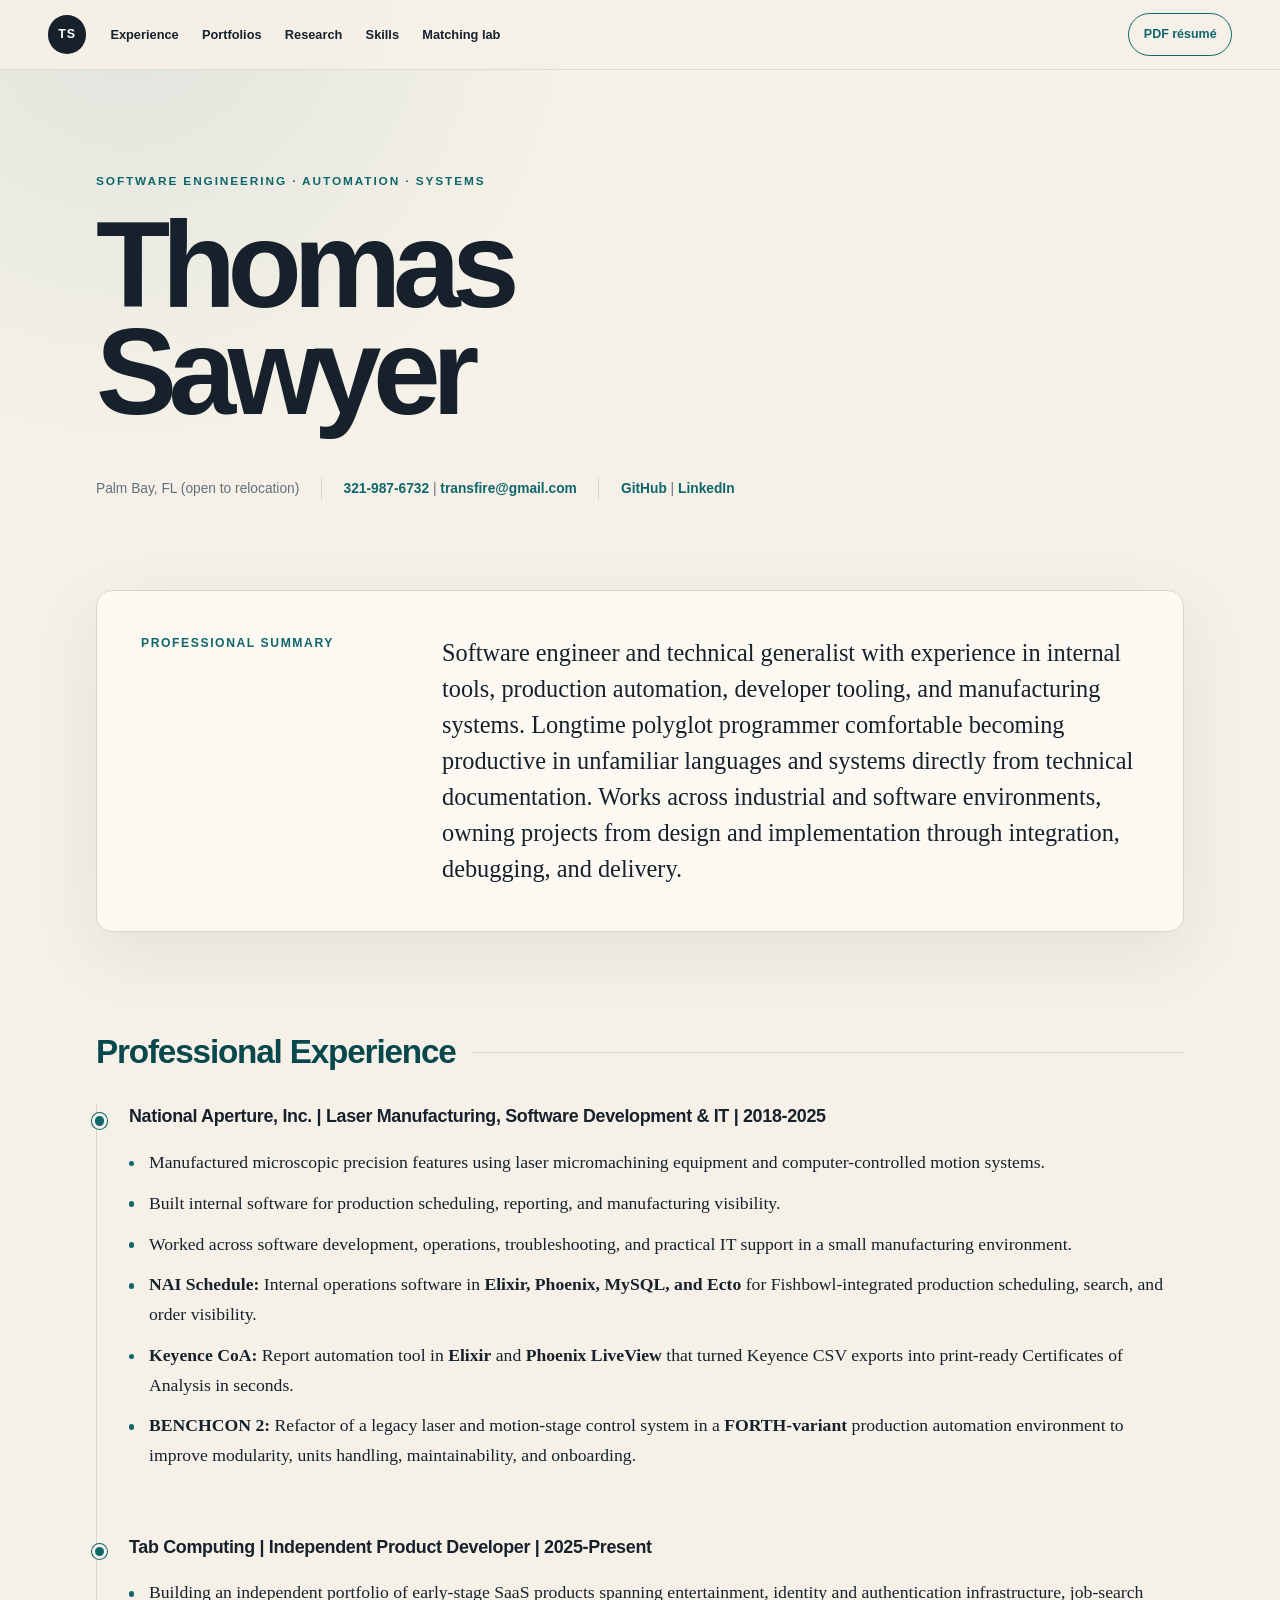
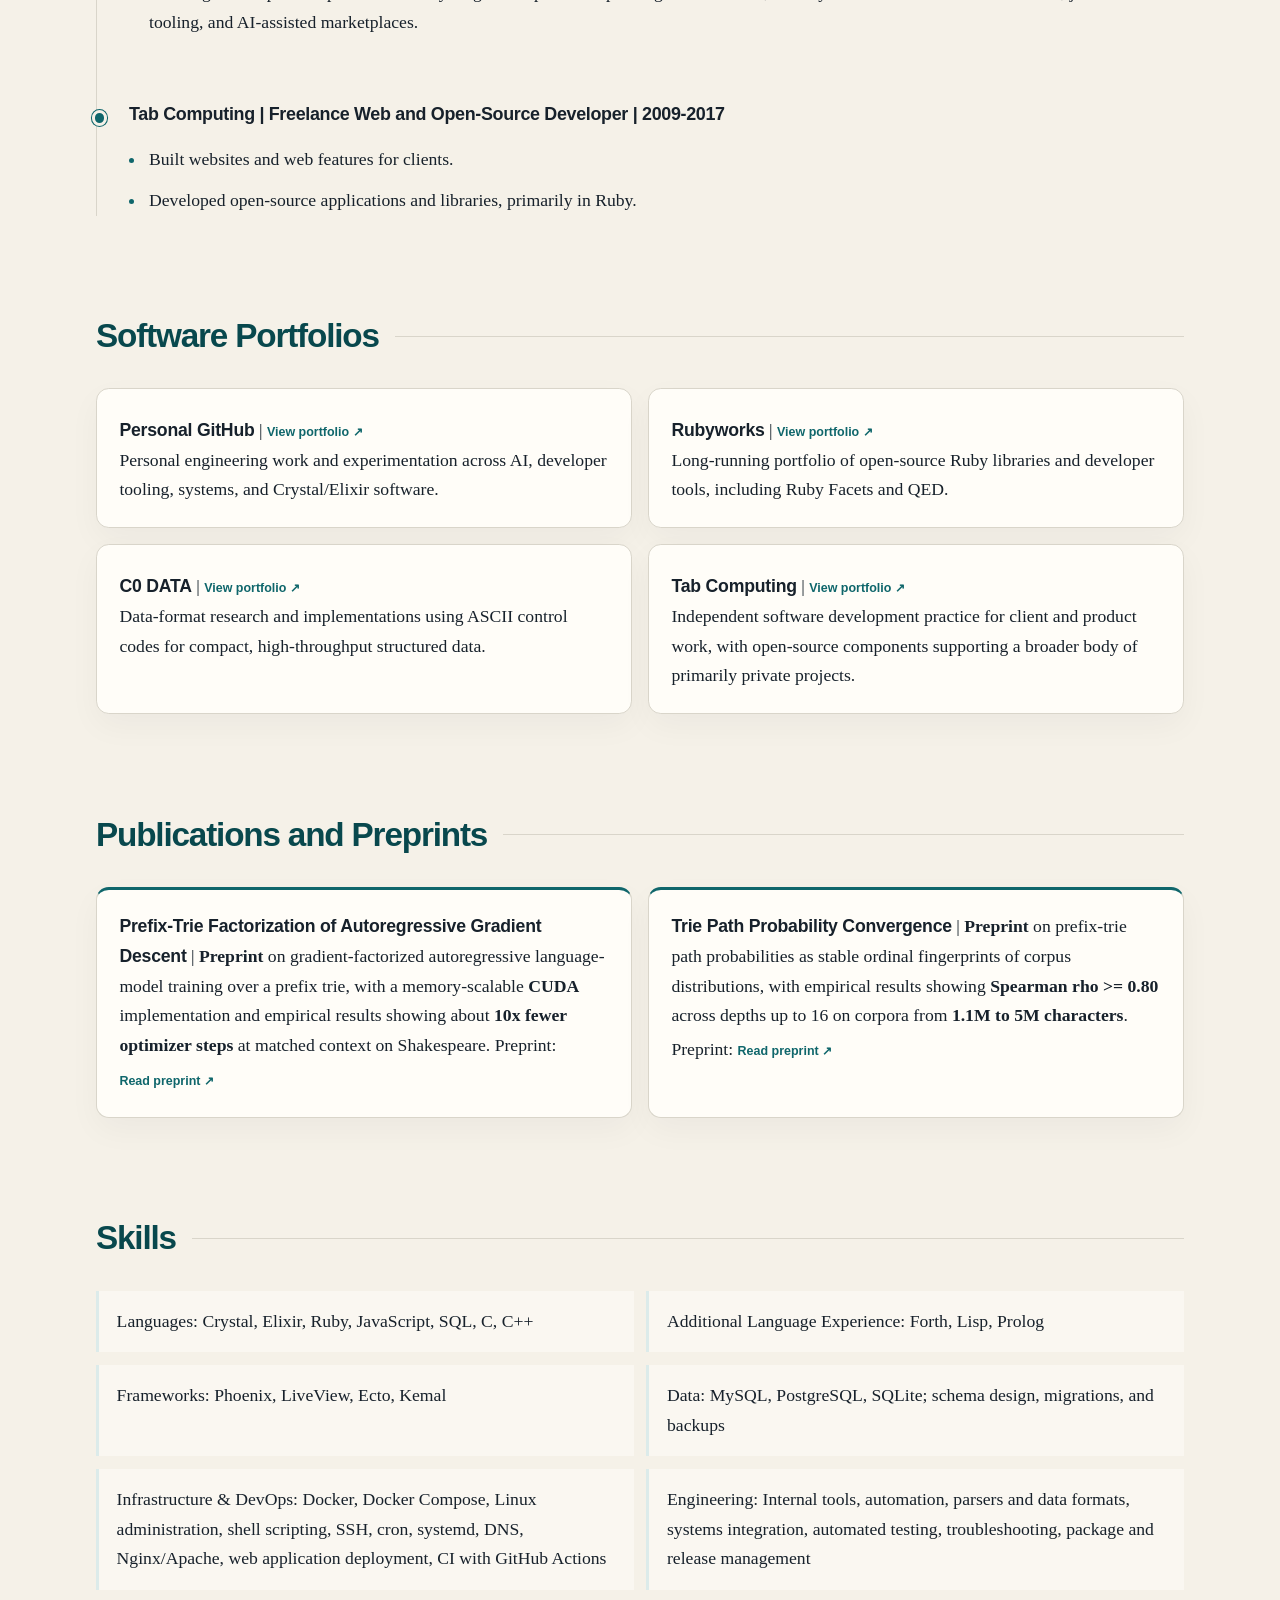
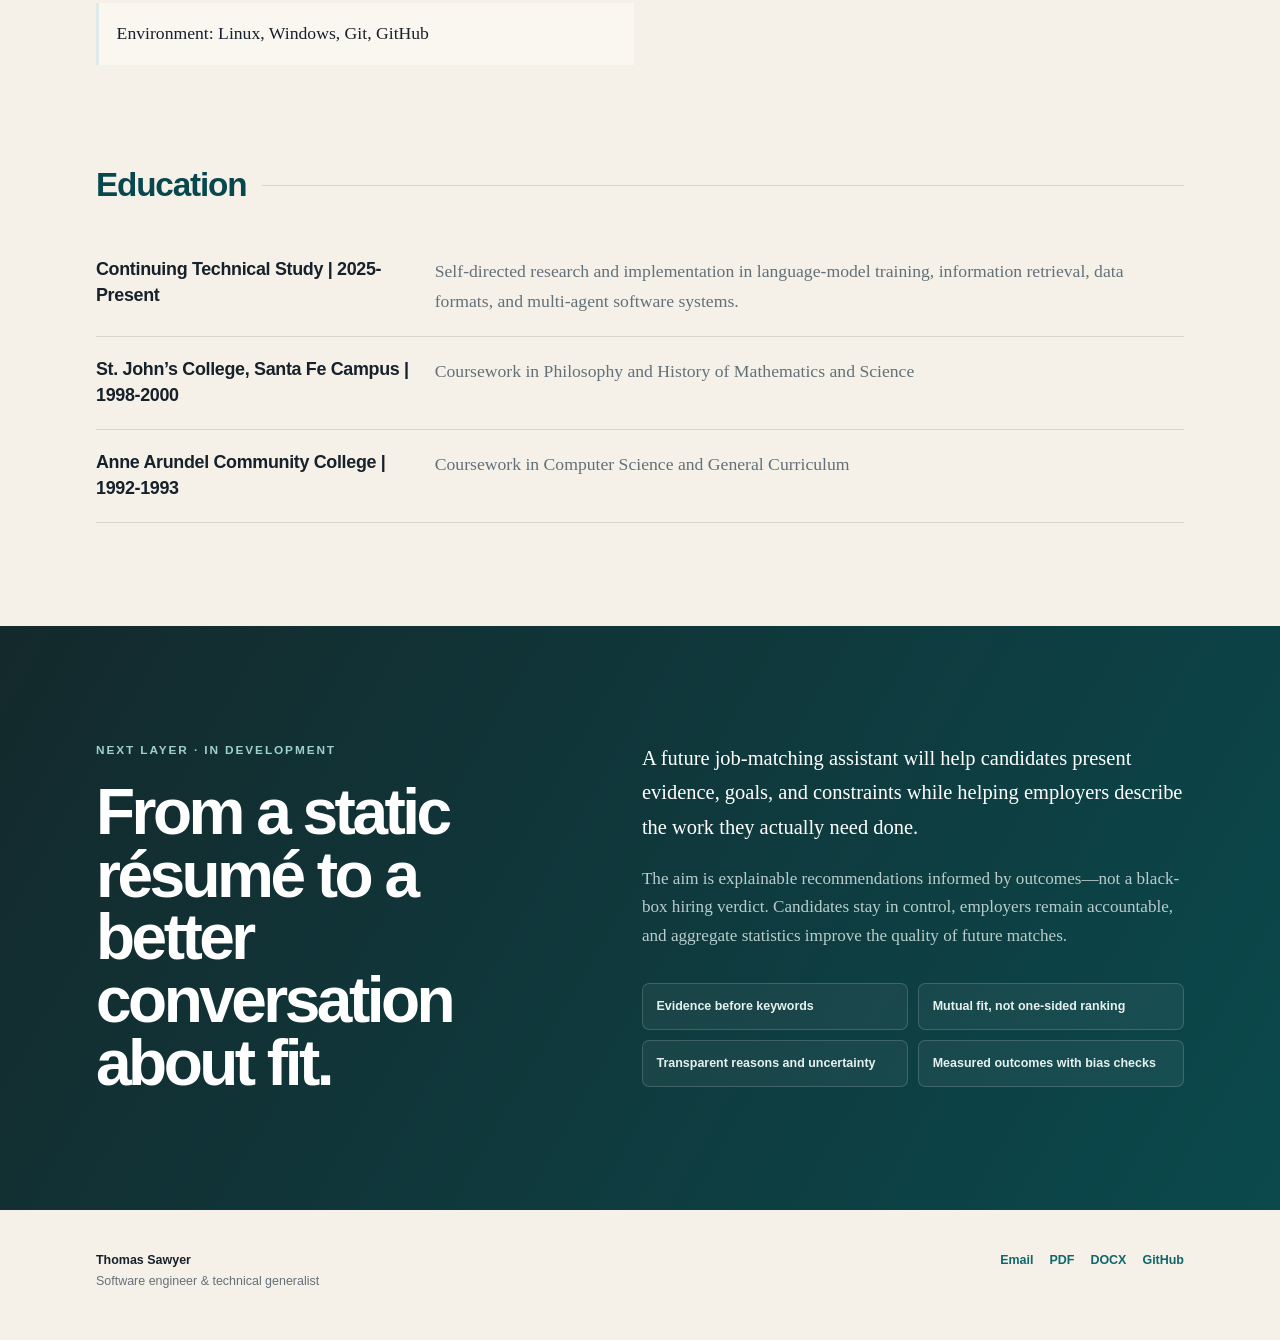
<file: index.html>
<!doctype html>
<html lang="en">
<head>
  <meta charset="utf-8">
  <meta name="viewport" content="width=device-width, initial-scale=1">
  <meta name="color-scheme" content="light">
  <meta name="theme-color" content="#f5f1e8">
  <meta name="description" content="Thomas Sawyer is a software engineer and technical generalist working across internal tools, automation, developer tooling, manufacturing systems, and applied AI research.">
  <meta property="og:type" content="profile">
  <meta property="og:title" content="Thomas Sawyer — Software Engineer & Technical Generalist">
  <meta property="og:description" content="Production software, automation, open-source systems, and applied AI research.">
  <meta property="og:url" content="https://7r4n5.top/resume/">
  <title>Thomas Sawyer — Software Engineer &amp; Technical Generalist</title>
  <link rel="canonical" href="https://7r4n5.top/resume/">
  <link rel="stylesheet" href="styles.css">
  <script type="application/ld+json">
  {
    "@context": "https://schema.org",
    "@type": "Person",
    "name": "Thomas Sawyer",
    "jobTitle": "Software Engineer and Technical Generalist",
    "address": {
      "@type": "PostalAddress",
      "addressLocality": "Palm Bay",
      "addressRegion": "FL",
      "addressCountry": "US"
    },
    "sameAs": [
      "https://github.com/trans",
      "https://www.linkedin.com/in/thomas-sawyer-6b416b10/"
    ]
  }
  </script>
</head>
<body>
  <a class="skip-link" href="#main-content">Skip to résumé</a>

  <header class="site-header">
    <nav class="site-nav" aria-label="Primary navigation">
      <a class="wordmark" href="#top" aria-label="Thomas Sawyer, top of page">TS</a>
      <div class="nav-links">
        <a href="#professional-experience">Experience</a>
        <a href="#software-portfolios">Portfolios</a>
        <a href="#publications-and-preprints">Research</a>
        <a href="#skills">Skills</a>
        <a href="#matching-lab">Matching lab</a>
      </div>
      <a class="nav-download" href="Thomas-Sawyer-Resume.pdf" download>PDF résumé</a>
    </nav>
  </header>

  <main id="main-content">
    <div class="page-frame" id="top">
      <p class="eyebrow">Software engineering · automation · systems</p>
      <section id="thomas-sawyer" class="level1 hero-name">
      <h1 class="hero-name">Thomas Sawyer</h1>
      <div class="contact">
      <p><span class="contact-line">Palm Bay, FL (open to
      relocation)</span><span class="contact-line"><a
      href="tel:+13219876732" class="contact-link">321-987-6732</a> | <a
      href="mailto:transfire@gmail.com"
      class="contact-link">transfire@gmail.com</a></span><span
      class="contact-line"><a href="https://github.com/trans"
      class="external" target="_blank" rel="noreferrer">GitHub</a> | <a
      href="https://www.linkedin.com/in/thomas-sawyer-6b416b10/"
      class="external" target="_blank"
      rel="noreferrer">LinkedIn</a></span></p>
      </div>
      <section id="professional-summary" class="level2">
      <h2>Professional Summary</h2>
      <p>Software engineer and technical generalist with experience in
      internal tools, production automation, developer tooling, and
      manufacturing systems. Longtime polyglot programmer comfortable
      becoming productive in unfamiliar languages and systems directly
      from technical documentation. Works across industrial and software
      environments, owning projects from design and implementation
      through integration, debugging, and delivery.</p>
      </section>
      <section id="professional-experience" class="level2">
      <h2>Professional Experience</h2>
      <section
      id="national-aperture-inc.-laser-manufacturing-software-development-it-2018-2025"
      class="level3">
      <h3>National Aperture, Inc. | Laser Manufacturing, Software
      Development &amp; IT | 2018-2025</h3>
      <ul>
      <li>Manufactured microscopic precision features using laser
      micromachining equipment and computer-controlled motion
      systems.</li>
      <li>Built internal software for production scheduling, reporting,
      and manufacturing visibility.</li>
      <li>Worked across software development, operations,
      troubleshooting, and practical IT support in a small manufacturing
      environment.</li>
      <li><strong>NAI Schedule:</strong> Internal operations software in
      <strong>Elixir, Phoenix, MySQL, and Ecto</strong> for
      Fishbowl-integrated production scheduling, search, and order
      visibility.</li>
      <li><strong>Keyence CoA:</strong> Report automation tool in
      <strong>Elixir</strong> and <strong>Phoenix LiveView</strong> that
      turned Keyence CSV exports into print-ready Certificates of
      Analysis in seconds.</li>
      <li><strong>BENCHCON 2:</strong> Refactor of a legacy laser and
      motion-stage control system in a <strong>FORTH-variant</strong>
      production automation environment to improve modularity, units
      handling, maintainability, and onboarding.</li>
      </ul>
      </section>
      <section
      id="tab-computing-independent-product-developer-2025-present"
      class="level3">
      <h3>Tab Computing | Independent Product Developer |
      2025-Present</h3>
      <ul>
      <li>Building an independent portfolio of early-stage SaaS products
      spanning entertainment, identity and authentication
      infrastructure, job-search tooling, and AI-assisted
      marketplaces.</li>
      </ul>
      </section>
      <section
      id="tab-computing-freelance-web-and-open-source-developer-2009-2017"
      class="level3">
      <h3>Tab Computing | Freelance Web and Open-Source Developer |
      2009-2017</h3>
      <ul>
      <li>Built websites and web features for clients.</li>
      <li>Developed open-source applications and libraries, primarily in
      Ruby.</li>
      </ul>
      </section>
      </section>
      <section id="software-portfolios" class="level2">
      <h2>Software Portfolios</h2>
      <ul>
      <li><strong>Personal GitHub</strong> | <a
      href="https://github.com/trans" class="uri external"
      target="_blank" rel="noreferrer">View portfolio ↗</a><br />
      Personal engineering work and experimentation across AI, developer
      tooling, systems, and Crystal/Elixir software.</li>
      <li><strong>Rubyworks</strong> | <a
      href="https://github.com/rubyworks" class="uri external"
      target="_blank" rel="noreferrer">View portfolio ↗</a><br />
      Long-running portfolio of open-source Ruby libraries and developer
      tools, including Ruby Facets and QED.</li>
      <li><strong>C0 DATA</strong> | <a href="https://github.com/c0data"
      class="uri external" target="_blank" rel="noreferrer">View
      portfolio ↗</a><br />
      Data-format research and implementations using ASCII control codes
      for compact, high-throughput structured data.</li>
      <li><strong>Tab Computing</strong> | <a
      href="https://github.com/tabcomputing" class="uri external"
      target="_blank" rel="noreferrer">View portfolio ↗</a><br />
      Independent software development practice for client and product
      work, with open-source components supporting a broader body of
      primarily private projects.</li>
      </ul>
      </section>
      <section id="publications-and-preprints" class="level2">
      <h2>Publications and Preprints</h2>
      <ul>
      <li><strong>Prefix-Trie Factorization of Autoregressive Gradient
      Descent</strong> | <strong>Preprint</strong> on
      gradient-factorized autoregressive language-model training over a
      prefix trie, with a memory-scalable <strong>CUDA</strong>
      implementation and empirical results showing about <strong>10x
      fewer optimizer steps</strong> at matched context on Shakespeare.
      Preprint: <a
      href="https://github.com/trans/microgpt/blob/main/docs/agpt-paper.md"
      class="uri external" target="_blank" rel="noreferrer">Read
      preprint ↗</a></li>
      <li><strong>Trie Path Probability Convergence</strong> |
      <strong>Preprint</strong> on prefix-trie path probabilities as
      stable ordinal fingerprints of corpus distributions, with
      empirical results showing <strong>Spearman rho &gt;= 0.80</strong>
      across depths up to 16 on corpora from <strong>1.1M to 5M
      characters</strong>. Preprint: <a
      href="https://github.com/trans/microgpt/blob/main/rnd/results-extended.md"
      class="uri external" target="_blank" rel="noreferrer">Read
      preprint ↗</a></li>
      </ul>
      </section>
      <section id="skills" class="level2">
      <h2>Skills</h2>
      <ul>
      <li>Languages: Crystal, Elixir, Ruby, JavaScript, SQL, C, C++</li>
      <li>Additional Language Experience: Forth, Lisp, Prolog</li>
      <li>Frameworks: Phoenix, LiveView, Ecto, Kemal</li>
      <li>Data: MySQL, PostgreSQL, SQLite; schema design, migrations,
      and backups</li>
      <li>Infrastructure &amp; DevOps: Docker, Docker Compose, Linux
      administration, shell scripting, SSH, cron, systemd, DNS,
      Nginx/Apache, web application deployment, CI with GitHub
      Actions</li>
      <li>Engineering: Internal tools, automation, parsers and data
      formats, systems integration, automated testing, troubleshooting,
      package and release management</li>
      <li>Environment: Linux, Windows, Git, GitHub</li>
      </ul>
      </section>
      <section id="education" class="level2">
      <h2>Education</h2>
      <section id="continuing-technical-study-2025-present"
      class="level3">
      <h3>Continuing Technical Study | 2025-Present</h3>
      <ul>
      <li>Self-directed research and implementation in language-model
      training, information retrieval, data formats, and multi-agent
      software systems.</li>
      </ul>
      </section>
      <section id="st.-johns-college-santa-fe-campus-1998-2000"
      class="level3">
      <h3>St. John’s College, Santa Fe Campus | 1998-2000</h3>
      <ul>
      <li>Coursework in Philosophy and History of Mathematics and
      Science</li>
      </ul>
      </section>
      <section id="anne-arundel-community-college-1992-1993"
      class="level3">
      <h3>Anne Arundel Community College | 1992-1993</h3>
      <ul>
      <li>Coursework in Computer Science and General Curriculum</li>
      </ul>
      </section>
      </section>
      </section>
    </div>

    <section class="matching-lab" id="matching-lab" aria-labelledby="matching-title">
      <div class="matching-inner">
        <div class="matching-intro">
          <p class="eyebrow eyebrow-light">Next layer · in development</p>
          <h2 id="matching-title">From a static résumé to a better conversation about fit.</h2>
        </div>
        <div class="matching-copy">
          <p>A future job-matching assistant will help candidates present evidence, goals, and constraints while helping employers describe the work they actually need done.</p>
          <p>The aim is explainable recommendations informed by outcomes—not a black-box hiring verdict. Candidates stay in control, employers remain accountable, and aggregate statistics improve the quality of future matches.</p>
          <ul class="matching-principles" aria-label="Job matching principles">
            <li>Evidence before keywords</li>
            <li>Mutual fit, not one-sided ranking</li>
            <li>Transparent reasons and uncertainty</li>
            <li>Measured outcomes with bias checks</li>
          </ul>
        </div>
      </div>
    </section>
  </main>

  <footer class="site-footer">
    <div>
      <strong>Thomas Sawyer</strong>
      <span>Software engineer &amp; technical generalist</span>
    </div>
    <div class="footer-links">
      <a href="mailto:transfire@gmail.com">Email</a>
      <a href="Thomas-Sawyer-Resume.pdf" download>PDF</a>
      <a href="resume.docx" download>DOCX</a>
      <a href="https://github.com/trans" target="_blank" rel="noreferrer">GitHub</a>
    </div>
  </footer>
</body>
</html>
</file>
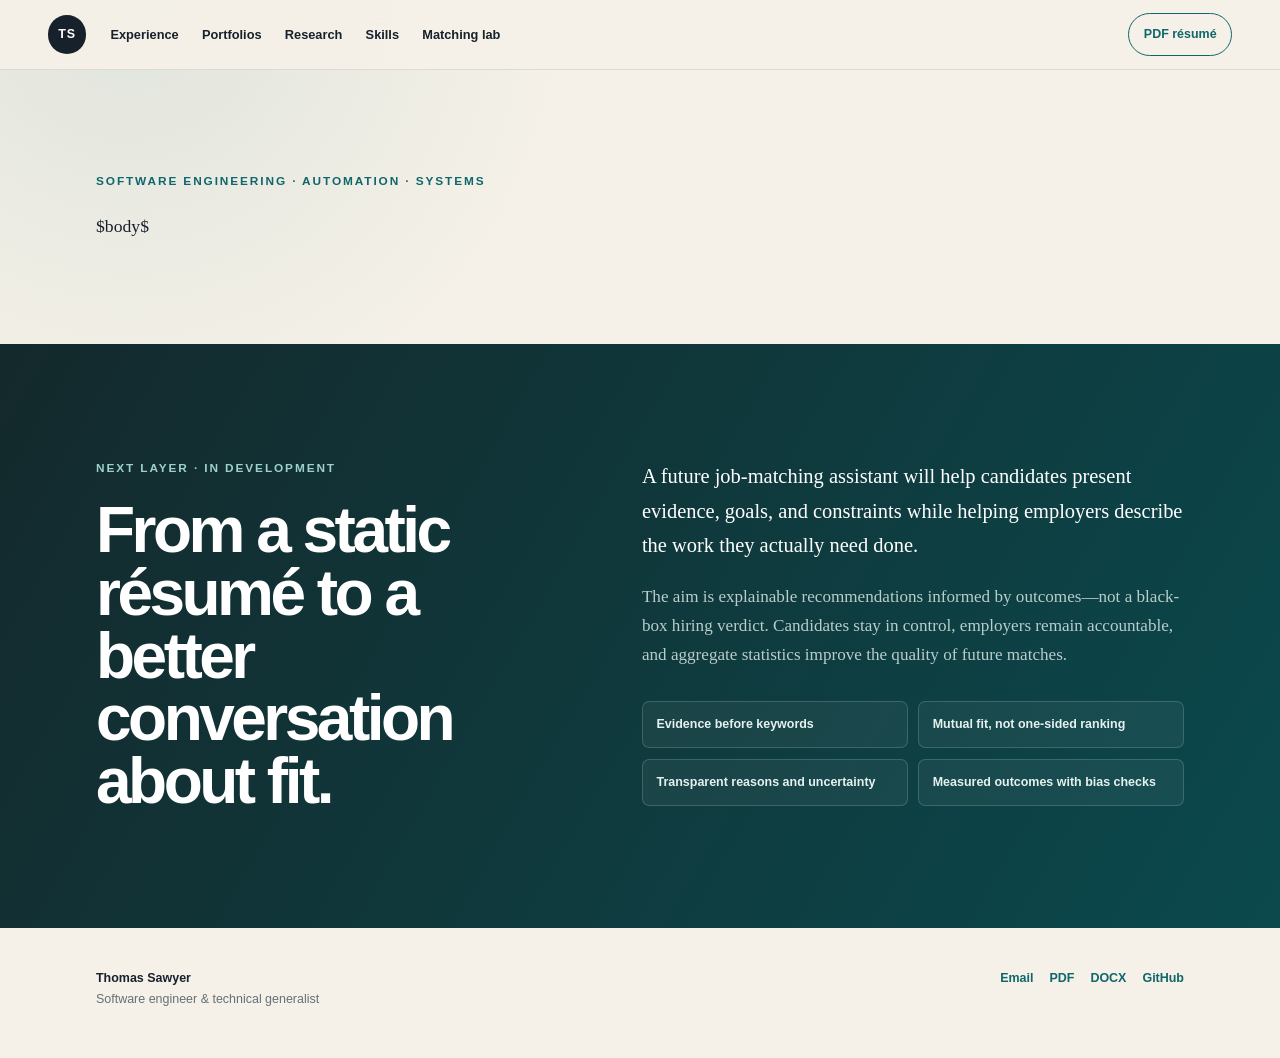
<file: resume-web.html>
<!doctype html>
<html lang="en">
<head>
  <meta charset="utf-8">
  <meta name="viewport" content="width=device-width, initial-scale=1">
  <meta name="color-scheme" content="light">
  <meta name="theme-color" content="#f5f1e8">
  <meta name="description" content="Thomas Sawyer is a software engineer and technical generalist working across internal tools, automation, developer tooling, manufacturing systems, and applied AI research.">
  <meta property="og:type" content="profile">
  <meta property="og:title" content="Thomas Sawyer — Software Engineer & Technical Generalist">
  <meta property="og:description" content="Production software, automation, open-source systems, and applied AI research.">
  <meta property="og:url" content="https://7r4n5.top/resume/">
  <title>Thomas Sawyer — Software Engineer &amp; Technical Generalist</title>
  <link rel="canonical" href="https://7r4n5.top/resume/">
  <link rel="stylesheet" href="styles.css">
  <script type="application/ld+json">
  {
    "@context": "https://schema.org",
    "@type": "Person",
    "name": "Thomas Sawyer",
    "jobTitle": "Software Engineer and Technical Generalist",
    "address": {
      "@type": "PostalAddress",
      "addressLocality": "Palm Bay",
      "addressRegion": "FL",
      "addressCountry": "US"
    },
    "sameAs": [
      "https://github.com/trans",
      "https://www.linkedin.com/in/thomas-sawyer-6b416b10/"
    ]
  }
  </script>
</head>
<body>
  <a class="skip-link" href="#main-content">Skip to résumé</a>

  <header class="site-header">
    <nav class="site-nav" aria-label="Primary navigation">
      <a class="wordmark" href="#top" aria-label="Thomas Sawyer, top of page">TS</a>
      <div class="nav-links">
        <a href="#professional-experience">Experience</a>
        <a href="#software-portfolios">Portfolios</a>
        <a href="#publications-and-preprints">Research</a>
        <a href="#skills">Skills</a>
        <a href="#matching-lab">Matching lab</a>
      </div>
      <a class="nav-download" href="Thomas-Sawyer-Resume.pdf" download>PDF résumé</a>
    </nav>
  </header>

  <main id="main-content">
    <div class="page-frame" id="top">
      <p class="eyebrow">Software engineering · automation · systems</p>
      $body$
    </div>

    <section class="matching-lab" id="matching-lab" aria-labelledby="matching-title">
      <div class="matching-inner">
        <div class="matching-intro">
          <p class="eyebrow eyebrow-light">Next layer · in development</p>
          <h2 id="matching-title">From a static résumé to a better conversation about fit.</h2>
        </div>
        <div class="matching-copy">
          <p>A future job-matching assistant will help candidates present evidence, goals, and constraints while helping employers describe the work they actually need done.</p>
          <p>The aim is explainable recommendations informed by outcomes—not a black-box hiring verdict. Candidates stay in control, employers remain accountable, and aggregate statistics improve the quality of future matches.</p>
          <ul class="matching-principles" aria-label="Job matching principles">
            <li>Evidence before keywords</li>
            <li>Mutual fit, not one-sided ranking</li>
            <li>Transparent reasons and uncertainty</li>
            <li>Measured outcomes with bias checks</li>
          </ul>
        </div>
      </div>
    </section>
  </main>

  <footer class="site-footer">
    <div>
      <strong>Thomas Sawyer</strong>
      <span>Software engineer &amp; technical generalist</span>
    </div>
    <div class="footer-links">
      <a href="mailto:transfire@gmail.com">Email</a>
      <a href="Thomas-Sawyer-Resume.pdf" download>PDF</a>
      <a href="resume.docx" download>DOCX</a>
      <a href="https://github.com/trans" target="_blank" rel="noreferrer">GitHub</a>
    </div>
  </footer>
</body>
</html>
</file>
<file: styles.css>
:root {
  --canvas: #f5f1e8;
  --paper: #fffdf8;
  --ink: #17212b;
  --muted: #647078;
  --accent: #0f666b;
  --accent-dark: #08484d;
  --accent-soft: #dcebea;
  --rule: #d9d5ca;
  --night: #14292c;
  --night-muted: #b9cdcb;
  --shadow: 0 22px 70px rgb(23 33 43 / 8%);
  --serif: Iowan Old Style, Baskerville, "Times New Roman", serif;
  --sans: Inter, ui-sans-serif, -apple-system, BlinkMacSystemFont, "Segoe UI", sans-serif;
}

* {
  box-sizing: border-box;
}

html {
  scroll-behavior: smooth;
}

body {
  margin: 0;
  background:
    radial-gradient(circle at 10% 0%, rgb(15 102 107 / 9%), transparent 28rem),
    var(--canvas);
  color: var(--ink);
  font-family: var(--serif);
  font-size: clamp(1rem, 0.96rem + 0.18vw, 1.12rem);
  line-height: 1.68;
  text-rendering: optimizeLegibility;
}

a {
  color: var(--accent);
  text-underline-offset: 0.2em;
  text-decoration-thickness: 0.08em;
}

a:hover {
  color: var(--accent-dark);
}

a:focus-visible {
  border-radius: 0.2rem;
  outline: 3px solid #f4a261;
  outline-offset: 4px;
}

.skip-link {
  position: fixed;
  z-index: 100;
  top: 0.75rem;
  left: 0.75rem;
  padding: 0.65rem 0.9rem;
  border-radius: 0.35rem;
  background: var(--ink);
  color: white;
  font-family: var(--sans);
  font-weight: 700;
  transform: translateY(-160%);
  transition: transform 150ms ease;
}

.skip-link:focus {
  color: white;
  transform: translateY(0);
}

.site-header {
  position: sticky;
  z-index: 20;
  top: 0;
  border-bottom: 1px solid rgb(23 33 43 / 10%);
  background: rgb(245 241 232 / 90%);
  backdrop-filter: blur(16px);
}

.site-nav {
  display: flex;
  width: min(74rem, calc(100% - 2rem));
  min-height: 4.3rem;
  align-items: center;
  gap: 1.5rem;
  margin: 0 auto;
  font-family: var(--sans);
}

.wordmark {
  display: grid;
  width: 2.4rem;
  height: 2.4rem;
  flex: 0 0 auto;
  place-items: center;
  border-radius: 50%;
  background: var(--ink);
  color: white;
  font-size: 0.78rem;
  font-weight: 800;
  letter-spacing: 0.08em;
  text-decoration: none;
}

.wordmark:hover {
  background: var(--accent);
  color: white;
}

.nav-links {
  display: flex;
  align-items: center;
  gap: clamp(0.8rem, 2vw, 1.45rem);
  margin-right: auto;
}

.nav-links a {
  color: var(--ink);
  font-size: 0.8rem;
  font-weight: 700;
  text-decoration: none;
}

.nav-links a:hover {
  color: var(--accent);
}

.nav-download {
  padding: 0.62rem 0.9rem;
  border: 1px solid var(--accent);
  border-radius: 999px;
  font-size: 0.78rem;
  font-weight: 800;
  text-decoration: none;
  white-space: nowrap;
}

.page-frame {
  width: min(68rem, calc(100% - 2rem));
  margin: 0 auto;
  padding: clamp(4.5rem, 8vw, 8rem) 0 clamp(5rem, 8vw, 8rem);
}

.eyebrow {
  margin: 0 0 1.25rem;
  color: var(--accent);
  font-family: var(--sans);
  font-size: 0.74rem;
  font-weight: 800;
  letter-spacing: 0.16em;
  text-transform: uppercase;
}

#thomas-sawyer > h1 {
  max-width: 12ch;
  margin: 0;
  font-family: var(--sans);
  font-size: clamp(3.5rem, 10vw, 7.6rem);
  font-weight: 820;
  letter-spacing: -0.07em;
  line-height: 0.88;
}

.contact {
  display: grid;
  grid-template-columns: repeat(3, minmax(0, max-content));
  gap: 0.6rem 1.35rem;
  align-items: center;
  margin: clamp(2rem, 4vw, 3.5rem) 0 0;
  color: var(--muted);
  font-family: var(--sans);
  font-size: 0.86rem;
}

.contact > p {
  display: contents;
}

.contact-line {
  display: block;
}

.contact-line + .contact-line {
  padding-left: 1.35rem;
  border-left: 1px solid var(--rule);
}

.contact a {
  font-weight: 700;
  text-decoration: none;
}

.level2 {
  scroll-margin-top: 6.5rem;
  margin-top: clamp(4rem, 8vw, 7rem);
}

.level2 > h2 {
  display: grid;
  grid-template-columns: auto 1fr;
  gap: 1rem;
  align-items: center;
  margin: 0 0 2.1rem;
  color: var(--accent-dark);
  font-family: var(--sans);
  font-size: clamp(1.55rem, 2.6vw, 2.25rem);
  letter-spacing: -0.035em;
  line-height: 1.1;
}

.level2 > h2::after {
  height: 1px;
  background: var(--rule);
  content: "";
}

#professional-summary {
  display: grid;
  grid-template-columns: minmax(9rem, 0.34fr) 1fr;
  gap: clamp(1.5rem, 5vw, 4.5rem);
  margin-top: clamp(3.5rem, 7vw, 6rem);
  padding: clamp(1.5rem, 4vw, 2.75rem);
  border: 1px solid var(--rule);
  border-radius: 1rem;
  background: rgb(255 253 248 / 72%);
  box-shadow: var(--shadow);
}

#professional-summary > h2 {
  display: block;
  margin: 0;
  color: var(--accent);
  font-size: 0.76rem;
  letter-spacing: 0.13em;
  line-height: 1.45;
  text-transform: uppercase;
}

#professional-summary > h2::after {
  display: none;
}

#professional-summary > p {
  margin: 0;
  font-size: clamp(1.2rem, 2vw, 1.52rem);
  line-height: 1.48;
}

.level3 {
  scroll-margin-top: 6.5rem;
}

#professional-experience > .level3 {
  position: relative;
  padding: 0 0 clamp(2.5rem, 5vw, 4rem) 2rem;
  border-left: 1px solid var(--rule);
}

#professional-experience > .level3:last-child {
  padding-bottom: 0;
}

#professional-experience > .level3::before {
  position: absolute;
  top: 0.55rem;
  left: -0.34rem;
  width: 0.62rem;
  height: 0.62rem;
  border: 3px solid var(--canvas);
  border-radius: 50%;
  background: var(--accent);
  box-shadow: 0 0 0 1px var(--accent);
  content: "";
}

.level3 > h3 {
  margin: 0 0 1.1rem;
  font-family: var(--sans);
  font-size: clamp(1rem, 1.4vw, 1.14rem);
  letter-spacing: -0.018em;
  line-height: 1.45;
}

ul {
  margin: 0;
  padding: 0;
  list-style: none;
}

#professional-experience ul {
  display: grid;
  gap: 0.7rem;
}

#professional-experience li {
  position: relative;
  padding-left: 1.25rem;
}

#professional-experience li::before {
  position: absolute;
  top: 0.72em;
  left: 0;
  width: 0.34rem;
  height: 0.34rem;
  border-radius: 50%;
  background: var(--accent);
  content: "";
}

#software-portfolios > ul,
#publications-and-preprints > ul {
  display: grid;
  grid-template-columns: repeat(2, minmax(0, 1fr));
  gap: 1rem;
}

#software-portfolios li,
#publications-and-preprints li {
  min-width: 0;
  padding: 1.4rem;
  border: 1px solid var(--rule);
  border-radius: 0.8rem;
  background: var(--paper);
  box-shadow: 0 12px 32px rgb(23 33 43 / 4%);
}

#software-portfolios li > strong:first-child,
#publications-and-preprints li > strong:first-child {
  font-family: var(--sans);
  letter-spacing: -0.012em;
}

#software-portfolios li > br + *,
#publications-and-preprints li > br + * {
  margin-top: 0.5rem;
}

#software-portfolios a,
#publications-and-preprints a {
  display: inline-block;
  margin: 0.65rem 0 0;
  font-family: var(--sans);
  font-size: 0.78rem;
  font-weight: 800;
  text-decoration: none;
}

#publications-and-preprints li {
  border-top: 3px solid var(--accent);
}

#skills > ul {
  display: grid;
  grid-template-columns: repeat(2, minmax(0, 1fr));
  gap: 0.8rem;
}

#skills li {
  padding: 1rem 1.1rem;
  border-left: 3px solid var(--accent-soft);
  background: rgb(255 253 248 / 56%);
}

#education > .level3 {
  display: grid;
  grid-template-columns: minmax(15rem, 0.42fr) 1fr;
  gap: 1.5rem;
  padding: 1.25rem 0;
  border-bottom: 1px solid var(--rule);
}

#education > .level3 h3 {
  margin: 0;
}

#education > .level3 li {
  color: var(--muted);
}

.matching-lab {
  scroll-margin-top: 4.3rem;
  background:
    linear-gradient(120deg, rgb(20 41 44 / 98%), rgb(10 74 78 / 96%)),
    var(--night);
  color: white;
}

.matching-inner {
  display: grid;
  width: min(68rem, calc(100% - 2rem));
  grid-template-columns: 0.9fr 1.1fr;
  gap: clamp(2.5rem, 8vw, 7rem);
  margin: 0 auto;
  padding: clamp(4.5rem, 9vw, 8rem) 0;
}

.eyebrow-light {
  color: #9ed1cd;
}

.matching-intro h2 {
  margin: 0;
  font-family: var(--sans);
  font-size: clamp(2.2rem, 5vw, 4.35rem);
  letter-spacing: -0.055em;
  line-height: 0.98;
}

.matching-copy {
  color: var(--night-muted);
  font-size: 1.07rem;
}

.matching-copy p:first-child {
  margin-top: 0;
  color: white;
  font-size: 1.28rem;
}

.matching-principles {
  display: grid;
  grid-template-columns: repeat(2, minmax(0, 1fr));
  gap: 0.65rem;
  margin-top: 2rem;
  font-family: var(--sans);
  font-size: 0.78rem;
  font-weight: 750;
}

.matching-principles li {
  padding: 0.75rem 0.85rem;
  border: 1px solid rgb(255 255 255 / 16%);
  border-radius: 0.45rem;
  background: rgb(255 255 255 / 5%);
  color: #e5f1ef;
}

.site-footer {
  display: flex;
  width: min(68rem, calc(100% - 2rem));
  justify-content: space-between;
  gap: 2rem;
  margin: 0 auto;
  padding: 2.5rem 0 3rem;
  color: var(--muted);
  font-family: var(--sans);
  font-size: 0.78rem;
}

.site-footer strong,
.site-footer span {
  display: block;
}

.site-footer strong {
  color: var(--ink);
}

.footer-links {
  display: flex;
  flex-wrap: wrap;
  gap: 1rem;
  align-items: flex-start;
}

.footer-links a {
  font-weight: 750;
  text-decoration: none;
}

@media (max-width: 52rem) {
  .site-nav {
    gap: 0.8rem;
  }

  .nav-links {
    overflow-x: auto;
    gap: 1rem;
    padding: 1rem 0;
    scrollbar-width: none;
  }

  .nav-links::-webkit-scrollbar {
    display: none;
  }

  .nav-download {
    display: none;
  }

  .contact,
  #professional-summary,
  .matching-inner {
    grid-template-columns: 1fr;
  }

  .contact {
    gap: 0.3rem;
  }

  .contact-line + .contact-line {
    padding-left: 0;
    border-left: 0;
  }

  #professional-summary {
    gap: 0.8rem;
  }

  #software-portfolios > ul,
  #publications-and-preprints > ul,
  #skills > ul {
    grid-template-columns: 1fr;
  }

  #education > .level3 {
    grid-template-columns: 1fr;
    gap: 0.35rem;
  }
}

@media (max-width: 34rem) {
  .site-nav {
    width: min(100% - 1.2rem, 74rem);
  }

  .nav-links a:nth-last-child(-n + 2) {
    display: none;
  }

  .page-frame,
  .matching-inner,
  .site-footer {
    width: min(100% - 1.4rem, 68rem);
  }

  #professional-experience > .level3 {
    padding-left: 1.25rem;
  }

  .matching-principles {
    grid-template-columns: 1fr;
  }

  .site-footer {
    flex-direction: column;
  }
}

@media (prefers-reduced-motion: reduce) {
  html {
    scroll-behavior: auto;
  }

  *,
  *::before,
  *::after {
    scroll-behavior: auto !important;
    transition-duration: 0.01ms !important;
  }
}

@media print {
  .site-header,
  .matching-lab,
  .site-footer,
  .skip-link {
    display: none;
  }

  body {
    background: white;
  }

  .page-frame {
    width: 100%;
    padding: 0;
  }
}
</file>
